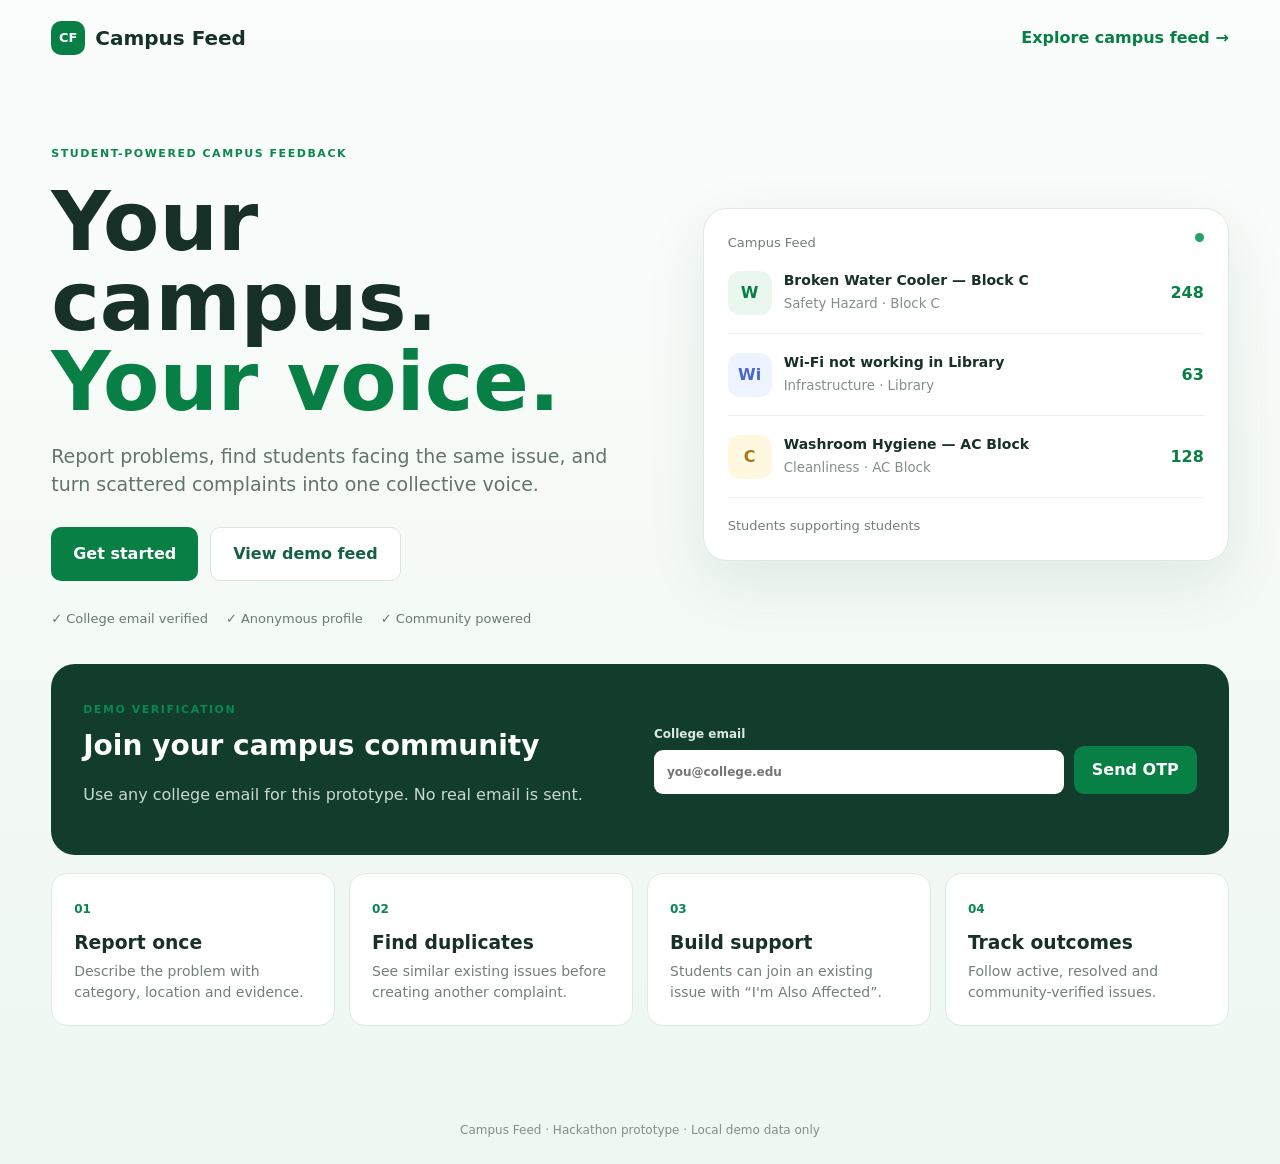
<file: index.html>
<!DOCTYPE html>
<html lang="en">
<head>
  <meta charset="UTF-8">
  <meta name="viewport" content="width=device-width,initial-scale=1.0">
  <title>Campus Feed — Your Campus. Your Voice.</title>
  <link rel="stylesheet" href="css/global.css">
</head>

<body class="landing">

<header class="site-header container">
  <a class="brand" href="index.html">
    <span class="brand-mark">CF</span>
    <span>Campus Feed</span>
  </a>

  <a class="text-link" href="person1/home.html">
    Explore campus feed →
  </a>
</header>

<main class="landing-main container">

  <section class="hero">
    <div class="hero-copy">
      <span class="eyebrow">STUDENT-POWERED CAMPUS FEEDBACK</span>

      <h1>
        Your campus.<br>
        <span>Your voice.</span>
      </h1>

      <p>
        Report problems, find students facing the same issue,
        and turn scattered complaints into one collective voice.
      </p>

      <div class="hero-actions">
        <a class="btn btn-primary btn-lg" href="#verify">
          Get started
        </a>

        <a class="btn btn-ghost btn-lg" href="person1/home.html">
          View demo feed
        </a>
      </div>

      <div class="trust-row">
        <span>✓ College email verified</span>
        <span>✓ Anonymous profile</span>
        <span>✓ Community powered</span>
      </div>
    </div>

    <div class="hero-card">
      <div class="mini-top">
        <span>Campus Feed</span>
        <span class="status-dot"></span>
      </div>

      <div class="mini-issue">
        <span class="issue-icon water">W</span>
        <div>
          <b>Broken Water Cooler — Block C</b>
          <small>Safety Hazard · Block C</small>
        </div>
        <strong>248</strong>
      </div>

      <div class="mini-issue">
        <span class="issue-icon wifi">Wi</span>
        <div>
          <b>Wi-Fi not working in Library</b>
          <small>Infrastructure · Library</small>
        </div>
        <strong>63</strong>
      </div>

      <div class="mini-issue">
        <span class="issue-icon clean">C</span>
        <div>
          <b>Washroom Hygiene — AC Block</b>
          <small>Cleanliness · AC Block</small>
        </div>
        <strong>128</strong>
      </div>

      <div class="mini-foot">
        Students supporting students
      </div>
    </div>
  </section>

  <section id="verify" class="verify-panel">

    <div>
      <span class="eyebrow">DEMO VERIFICATION</span>

      <h2>Join your campus community</h2>

      <p>
        Use any college email for this prototype.
        No real email is sent.
      </p>
    </div>

    <form id="verifyForm" class="verify-form">
      <label>
        College email

        <input
          id="collegeEmail"
          type="email"
          placeholder="you@college.edu"
          required
        >
      </label>

      <button class="btn btn-primary" type="submit">
        Send OTP
      </button>
    </form>

    <div id="otpArea" class="otp-area hidden">
      <label>
        Enter demo OTP

        <input
          id="otp"
          inputmode="numeric"
          maxlength="6"
          placeholder="123456"
        >
      </label>

      <button id="verifyBtn" class="btn btn-primary">
        Verify & continue
      </button>

      <small>
        Demo OTP: <b>123456</b>
      </small>
    </div>

  </section>

  <section class="feature-grid">

    <article>
      <span>01</span>
      <h3>Report once</h3>
      <p>
        Describe the problem with category,
        location and evidence.
      </p>
    </article>

    <article>
      <span>02</span>
      <h3>Find duplicates</h3>
      <p>
        See similar existing issues before
        creating another complaint.
      </p>
    </article>

    <article>
      <span>03</span>
      <h3>Build support</h3>
      <p>
        Students can join an existing issue
        with “I'm Also Affected”.
      </p>
    </article>

    <article>
      <span>04</span>
      <h3>Track outcomes</h3>
      <p>
        Follow active, resolved and
        community-verified issues.
      </p>
    </article>

  </section>

</main>

<footer class="site-footer">
  Campus Feed · Hackathon prototype · Local demo data only
</footer>

<script src="js/storage.js"></script>

<script>
const form = document.getElementById("verifyForm");
const otpArea = document.getElementById("otpArea");

form.addEventListener("submit", function(e) {
  e.preventDefault();

  const email =
    document.getElementById("collegeEmail").value.trim();

  localStorage.setItem("cf_pending_email", email);

  otpArea.classList.remove("hidden");
});

document.getElementById("verifyBtn").onclick = function() {

  const otp = document.getElementById("otp").value;

  if (otp !== "123456") {
    alert("Use the demo OTP 123456.");
    return;
  }

  const email =
    localStorage.getItem("cf_pending_email");

  CF.setUser({
    email,
    username: "CampusExplorer",
    verified: true
  });

  location.href = "person1/home.html";
};
</script>

</body>
</html>
</file>
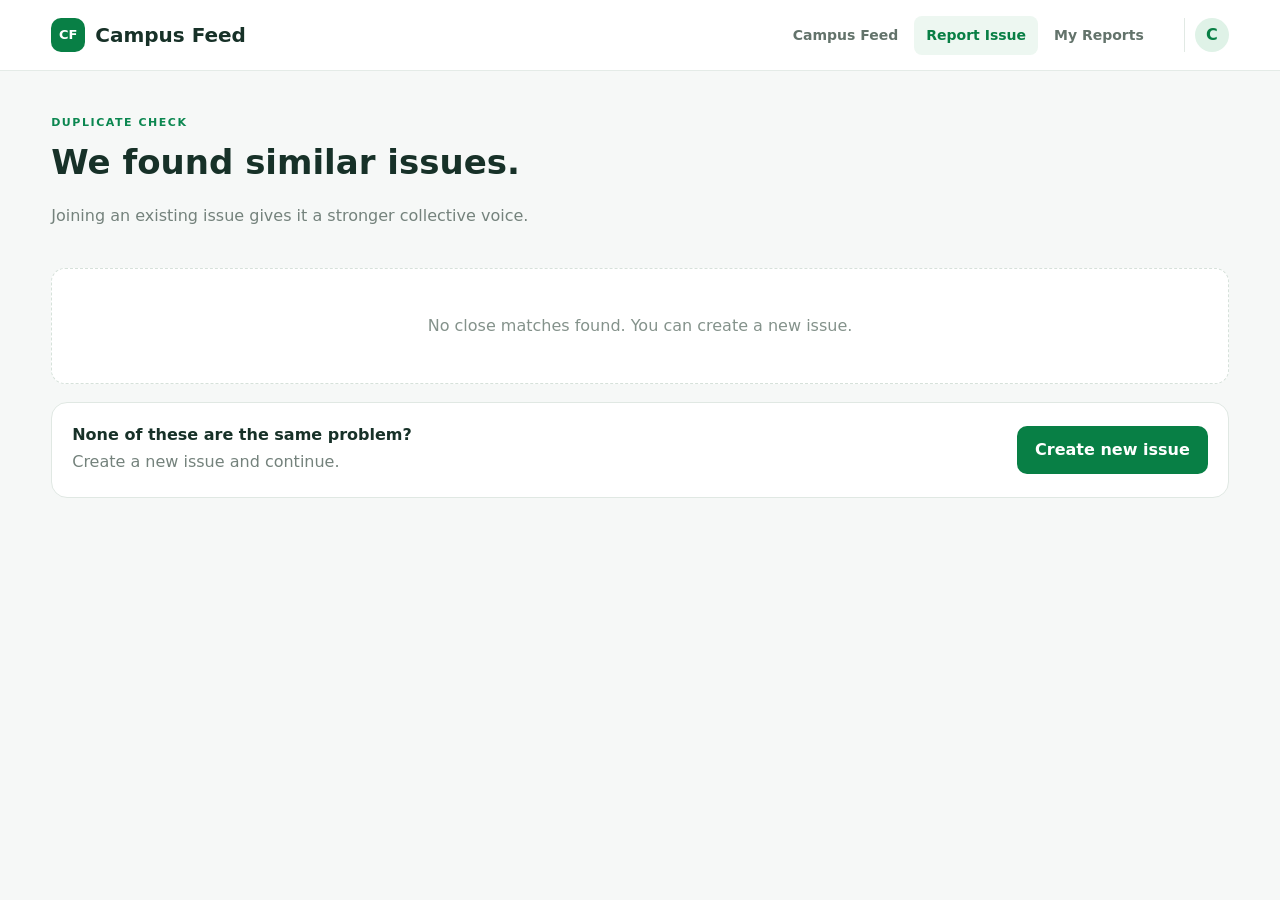
<file: person 2/duplicate.html>
<!DOCTYPE html>
<html lang="en">

<head>
  <meta charset="UTF-8">
  <meta name="viewport" content="width=device-width,initial-scale=1">
  <title>Similar Issues · Campus Feed</title>
  <link rel="stylesheet" href="../css/global.css">
</head>

<body>

<header class="topbar">

  <div class="container topbar-inner">

    <a class="brand" href="../person1/home.html">
      <span class="brand-mark">CF</span>
      <span>Campus Feed</span>
    </a>

    <nav class="nav">
      <a href="../person1/home.html">Campus Feed</a>
      <a class="active" href="report.html">Report Issue</a>
      <a href="../person3/reports.html">My Reports</a>
    </nav>

    <a class="profile-chip" href="../person3/profile.html">
      <span class="avatar">C</span>
    </a>

  </div>

</header>

<main class="page container">

  <div class="page-head">

    <div>
      <span class="eyebrow">
        DUPLICATE CHECK
      </span>

      <h1>We found similar issues.</h1>

      <p class="muted">
        Joining an existing issue gives it
        a stronger collective voice.
      </p>
    </div>

  </div>

  <div
    id="duplicateList"
    class="issue-grid"
  ></div>

  <div
    class="card"
    style="
      margin-top:18px;
      display:flex;
      justify-content:space-between;
      align-items:center;
      gap:15px
    "
  >

    <div>
      <b>None of these are the same problem?</b>

      <p class="muted" style="margin:3px 0">
        Create a new issue and continue.
      </p>
    </div>

    <button
      id="newIssue"
      class="btn btn-primary"
    >
      Create new issue
    </button>

  </div>

</main>

<script src="../js/storage.js"></script>
<script src="report.js"></script>

</body>
</html>
</file>
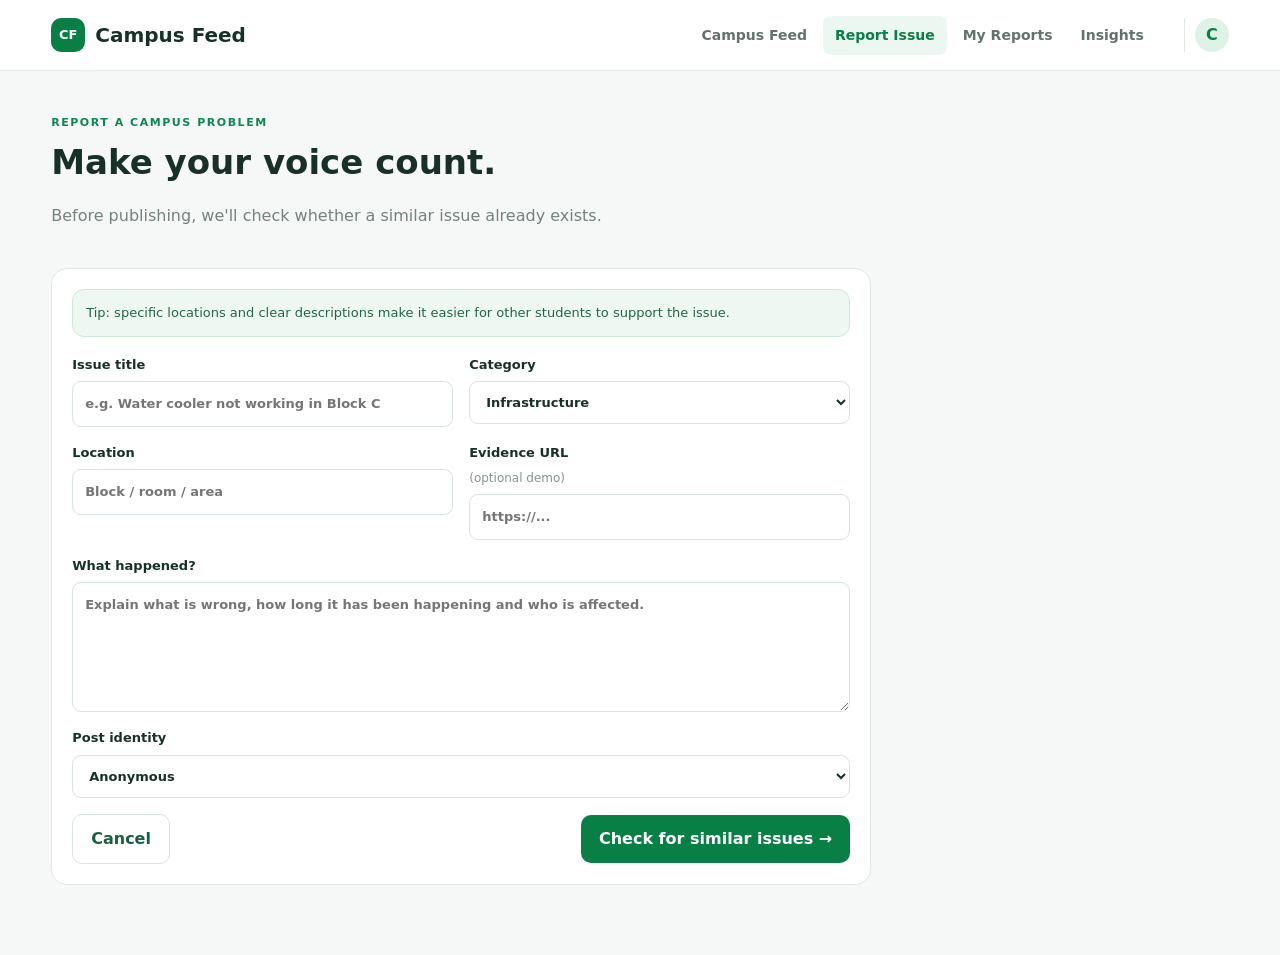
<file: person 2/report.html>
<!DOCTYPE html>
<html lang="en">

<head>
  <meta charset="UTF-8">
  <meta name="viewport" content="width=device-width,initial-scale=1">
  <title>Report an Issue · Campus Feed</title>
  <link rel="stylesheet" href="../css/global.css">
</head>

<body>

<header class="topbar">

  <div class="container topbar-inner">

    <a class="brand" href="../person1/home.html">
      <span class="brand-mark">CF</span>
      <span>Campus Feed</span>
    </a>

    <nav class="nav">
      <a href="../person1/home.html">Campus Feed</a>
      <a class="active" href="report.html">Report Issue</a>
      <a href="../person3/reports.html">My Reports</a>
      <a href="../person3/monthly-report.html">Insights</a>
    </nav>

    <a class="profile-chip" href="../person3/profile.html">
      <span class="avatar">C</span>
    </a>

  </div>

</header>

<main class="page container">

  <div class="page-head">

    <div>
      <span class="eyebrow">
        REPORT A CAMPUS PROBLEM
      </span>

      <h1>Make your voice count.</h1>

      <p class="muted">
        Before publishing, we'll check whether
        a similar issue already exists.
      </p>
    </div>

  </div>

  <form id="reportForm" class="card form-card">

    <div class="notice">
      Tip: specific locations and clear descriptions
      make it easier for other students to support the issue.
    </div>

    <div class="form-grid" style="margin-top:18px">

      <label class="field">
        Issue title

        <input
          id="title"
          required
          placeholder="e.g. Water cooler not working in Block C"
        >
      </label>

      <label class="field">
        Category

        <select id="category" required>
          <option>Infrastructure</option>
          <option>Safety Hazard</option>
          <option>Cleanliness</option>
          <option>Hostel</option>
          <option>Water</option>
          <option>Electricity</option>
          <option>Mess</option>
        </select>
      </label>

      <label class="field">
        Location

        <input
          id="location"
          required
          placeholder="Block / room / area"
        >
      </label>

      <label class="field">
        Evidence URL
        <span class="helper">(optional demo)</span>

        <input
          id="evidence"
          placeholder="https://..."
        >
      </label>

      <label class="field full">
        What happened?

        <textarea
          id="description"
          required
          placeholder="Explain what is wrong, how long it has been happening and who is affected."
        ></textarea>
      </label>

      <label class="field full">
        <span>Post identity</span>

        <select id="identity">
          <option>Anonymous</option>
          <option>CampusExplorer</option>
        </select>
      </label>

    </div>

    <div class="card-actions">

      <a
        class="btn btn-ghost"
        href="../person1/home.html"
      >
        Cancel
      </a>

      <button
        class="btn btn-primary"
        type="submit"
      >
        Check for similar issues →
      </button>

    </div>

  </form>

</main>

<script src="../js/storage.js"></script>
<script src="report.js"></script>

</body>
</html>
</file>
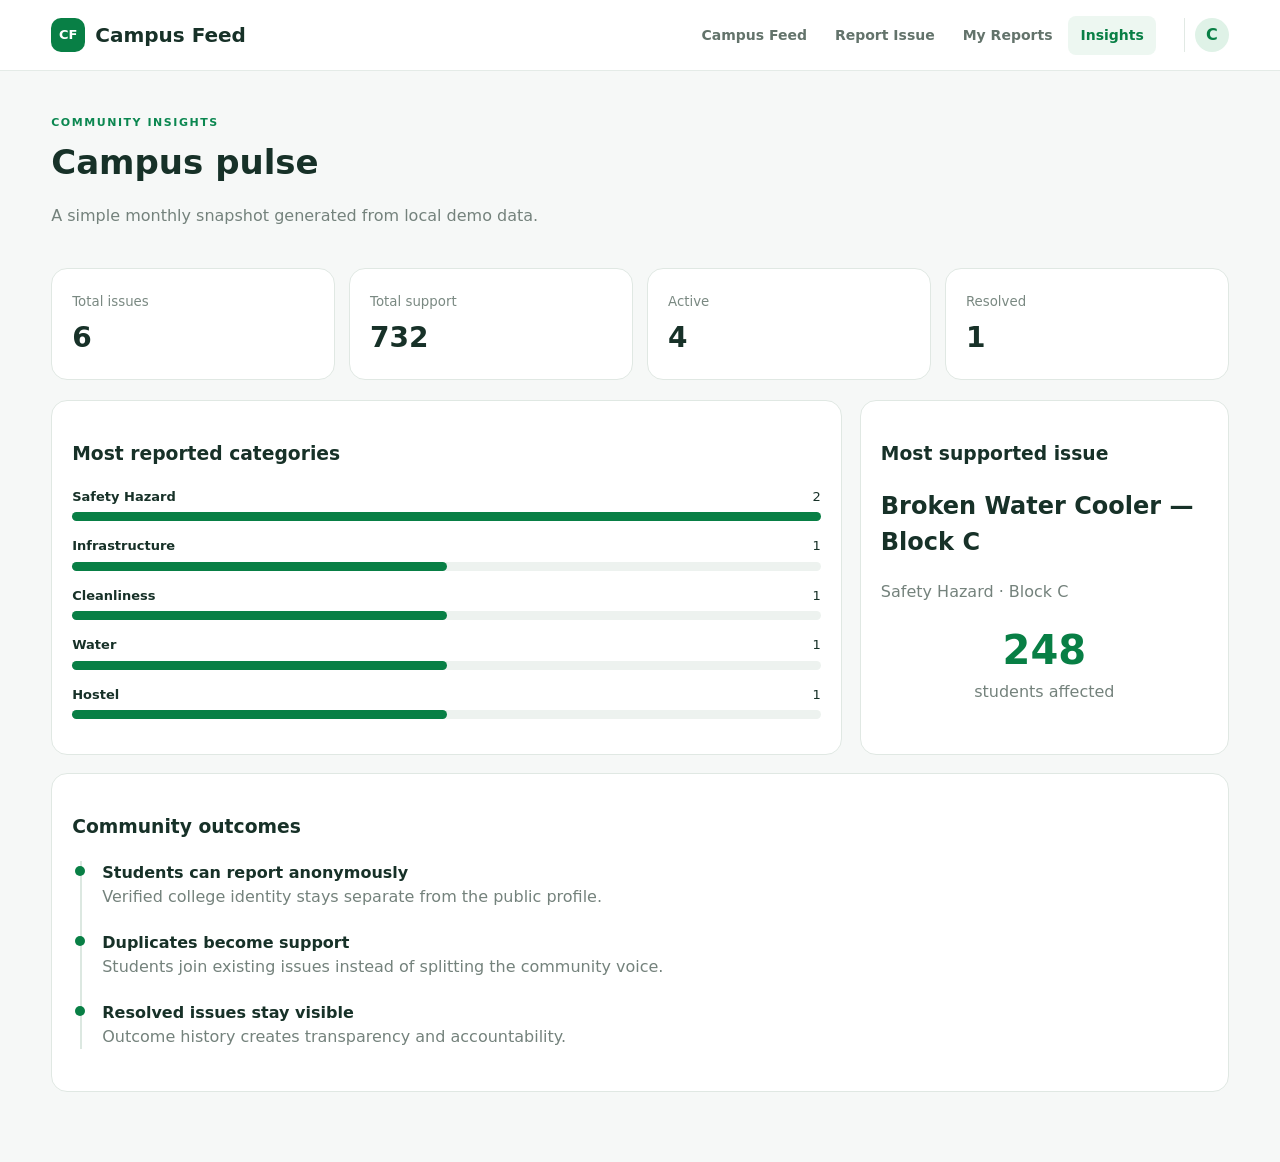
<file: person 3/monthly-report.html>
<!DOCTYPE html>
<html lang="en">

<head>
  <meta charset="UTF-8">
  <meta name="viewport" content="width=device-width,initial-scale=1">
  <title>Monthly Report · Campus Feed</title>
  <link rel="stylesheet" href="../css/global.css">
</head>

<body>

<header class="topbar">

  <div class="container topbar-inner">

    <a class="brand" href="../person1/home.html">
      <span class="brand-mark">CF</span>
      <span>Campus Feed</span>
    </a>

    <nav class="nav">

      <a href="../person1/home.html">
        Campus Feed
      </a>

      <a href="../person2/report.html">
        Report Issue
      </a>

      <a href="reports.html">
        My Reports
      </a>

      <a class="active" href="monthly-report.html">
        Insights
      </a>

    </nav>

    <a
      class="profile-chip"
      href="profile.html"
    >
      <span class="avatar">C</span>
    </a>

  </div>

</header>

<main class="page container">

  <div class="page-head">

    <div>

      <span class="eyebrow">
        COMMUNITY INSIGHTS
      </span>

      <h1>
        Campus pulse
      </h1>

      <p class="muted">
        A simple monthly snapshot generated
        from local demo data.
      </p>

    </div>

  </div>


  <div
    class="stats"
    id="monthlyStats"
  ></div>


  <div class="detail-layout">

    <section class="card">

      <h3>
        Most reported categories
      </h3>

      <div id="categoryBars"></div>

    </section>


    <section class="card">

      <h3>
        Most supported issue
      </h3>

      <div id="topIssue"></div>

    </section>

  </div>


  <div
    class="card"
    style="margin-top:18px"
  >

    <h3>
      Community outcomes
    </h3>

    <div class="timeline">

      <div class="timeline-item">

        <b>
          Students can report anonymously
        </b>

        <div class="muted">
          Verified college identity stays separate
          from the public profile.
        </div>

      </div>


      <div class="timeline-item">

        <b>
          Duplicates become support
        </b>

        <div class="muted">
          Students join existing issues instead of
          splitting the community voice.
        </div>

      </div>


      <div class="timeline-item">

        <b>
          Resolved issues stay visible
        </b>

        <div class="muted">
          Outcome history creates transparency
          and accountability.
        </div>

      </div>

    </div>

  </div>

</main>

<script src="../js/storage.js"></script>
<script src="person3.js"></script>

</body>
</html>
</file>
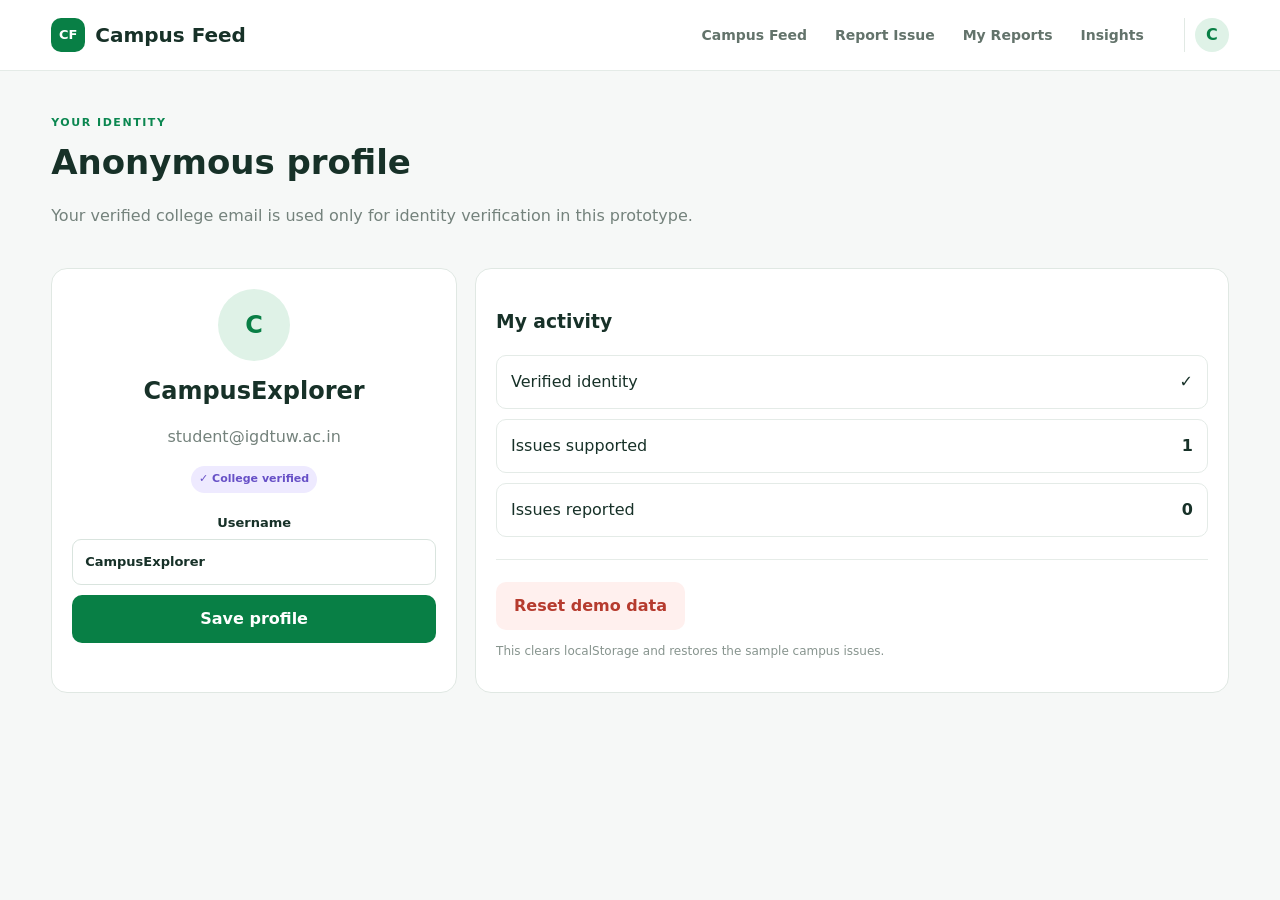
<file: person 3/profile.html>
<!DOCTYPE html>
<html lang="en">

<head>
  <meta charset="UTF-8">
  <meta name="viewport" content="width=device-width,initial-scale=1">
  <title>Profile · Campus Feed</title>
  <link rel="stylesheet" href="../css/global.css">
</head>

<body>

<header class="topbar">

  <div class="container topbar-inner">

    <a class="brand" href="../person1/home.html">
      <span class="brand-mark">CF</span>
      <span>Campus Feed</span>
    </a>

    <nav class="nav">

      <a href="../person1/home.html">
        Campus Feed
      </a>

      <a href="../person2/report.html">
        Report Issue
      </a>

      <a href="reports.html">
        My Reports
      </a>

      <a href="monthly-report.html">
        Insights
      </a>

    </nav>

    <a
      class="profile-chip"
      href="profile.html"
    >
      <span class="avatar">C</span>
    </a>

  </div>

</header>


<main class="page container">

  <div class="page-head">

    <div>

      <span class="eyebrow">
        YOUR IDENTITY
      </span>

      <h1>
        Anonymous profile
      </h1>

      <p class="muted">
        Your verified college email is used only
        for identity verification in this prototype.
      </p>

    </div>

  </div>


  <div class="profile">

    <section class="card profile-card">

      <div class="avatar">
        C
      </div>

      <h2 id="username"></h2>

      <p
        class="muted"
        id="email"
      ></p>

      <span class="badge badge-verified">
        ✓ College verified
      </span>


      <div style="margin-top:20px">

        <label class="field">

          Username

          <input id="usernameInput">

        </label>

        <button
          id="saveProfile"
          class="btn btn-primary"
          style="width:100%;margin-top:10px"
        >
          Save profile
        </button>

      </div>

    </section>


    <section class="card">

      <h3>
        My activity
      </h3>

      <div
        class="list"
        id="activity"
      ></div>


      <hr
        style="
          border:0;
          border-top:1px solid #e6ece8;
          margin:22px 0
        "
      >


      <button
        id="resetDemo"
        class="btn btn-danger"
      >
        Reset demo data
      </button>

      <p class="helper">
        This clears localStorage and restores
        the sample campus issues.
      </p>

    </section>

  </div>

</main>

<script src="../js/storage.js"></script>
<script src="person3.js"></script>

</body>
</html>
</file>
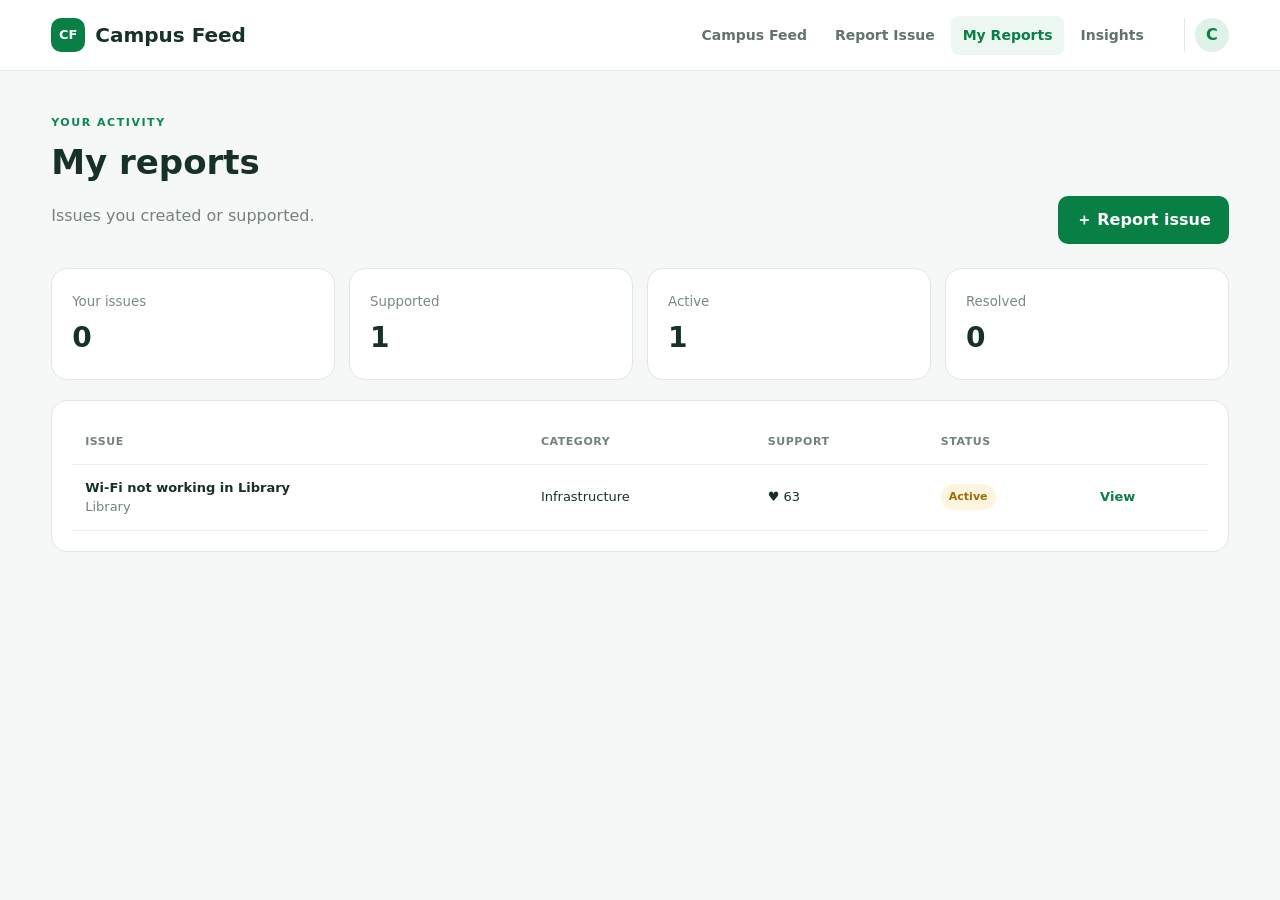
<file: person 3/reports.html>
<!DOCTYPE html>
<html lang="en">

<head>
  <meta charset="UTF-8">
  <meta name="viewport" content="width=device-width,initial-scale=1">
  <title>My Reports · Campus Feed</title>
  <link rel="stylesheet" href="../css/global.css">
</head>

<body>

<header class="topbar">

  <div class="container topbar-inner">

    <a class="brand" href="../person1/home.html">
      <span class="brand-mark">CF</span>
      <span>Campus Feed</span>
    </a>

    <nav class="nav">

      <a href="../person1/home.html">
        Campus Feed
      </a>

      <a href="../person2/report.html">
        Report Issue
      </a>

      <a class="active" href="reports.html">
        My Reports
      </a>

      <a href="monthly-report.html">
        Insights
      </a>

    </nav>

    <a
      class="profile-chip"
      href="profile.html"
    >
      <span class="avatar">C</span>
    </a>

  </div>

</header>

<main class="page container">

  <div class="page-head">

    <div>

      <span class="eyebrow">
        YOUR ACTIVITY
      </span>

      <h1>
        My reports
      </h1>

      <p class="muted">
        Issues you created or supported.
      </p>

    </div>

    <a
      class="btn btn-primary"
      href="../person2/report.html"
    >
      ＋ Report issue
    </a>

  </div>


  <div
    class="stats"
    id="reportStats"
  ></div>


  <div class="card">

    <div class="table-wrap">

      <table class="data-table">

        <thead>

          <tr>
            <th>Issue</th>
            <th>Category</th>
            <th>Support</th>
            <th>Status</th>
            <th></th>
          </tr>

        </thead>

        <tbody id="myRows"></tbody>

      </table>

    </div>

  </div>

</main>

<script src="../js/storage.js"></script>
<script src="person3.js"></script>

</body>
</html>
</file>
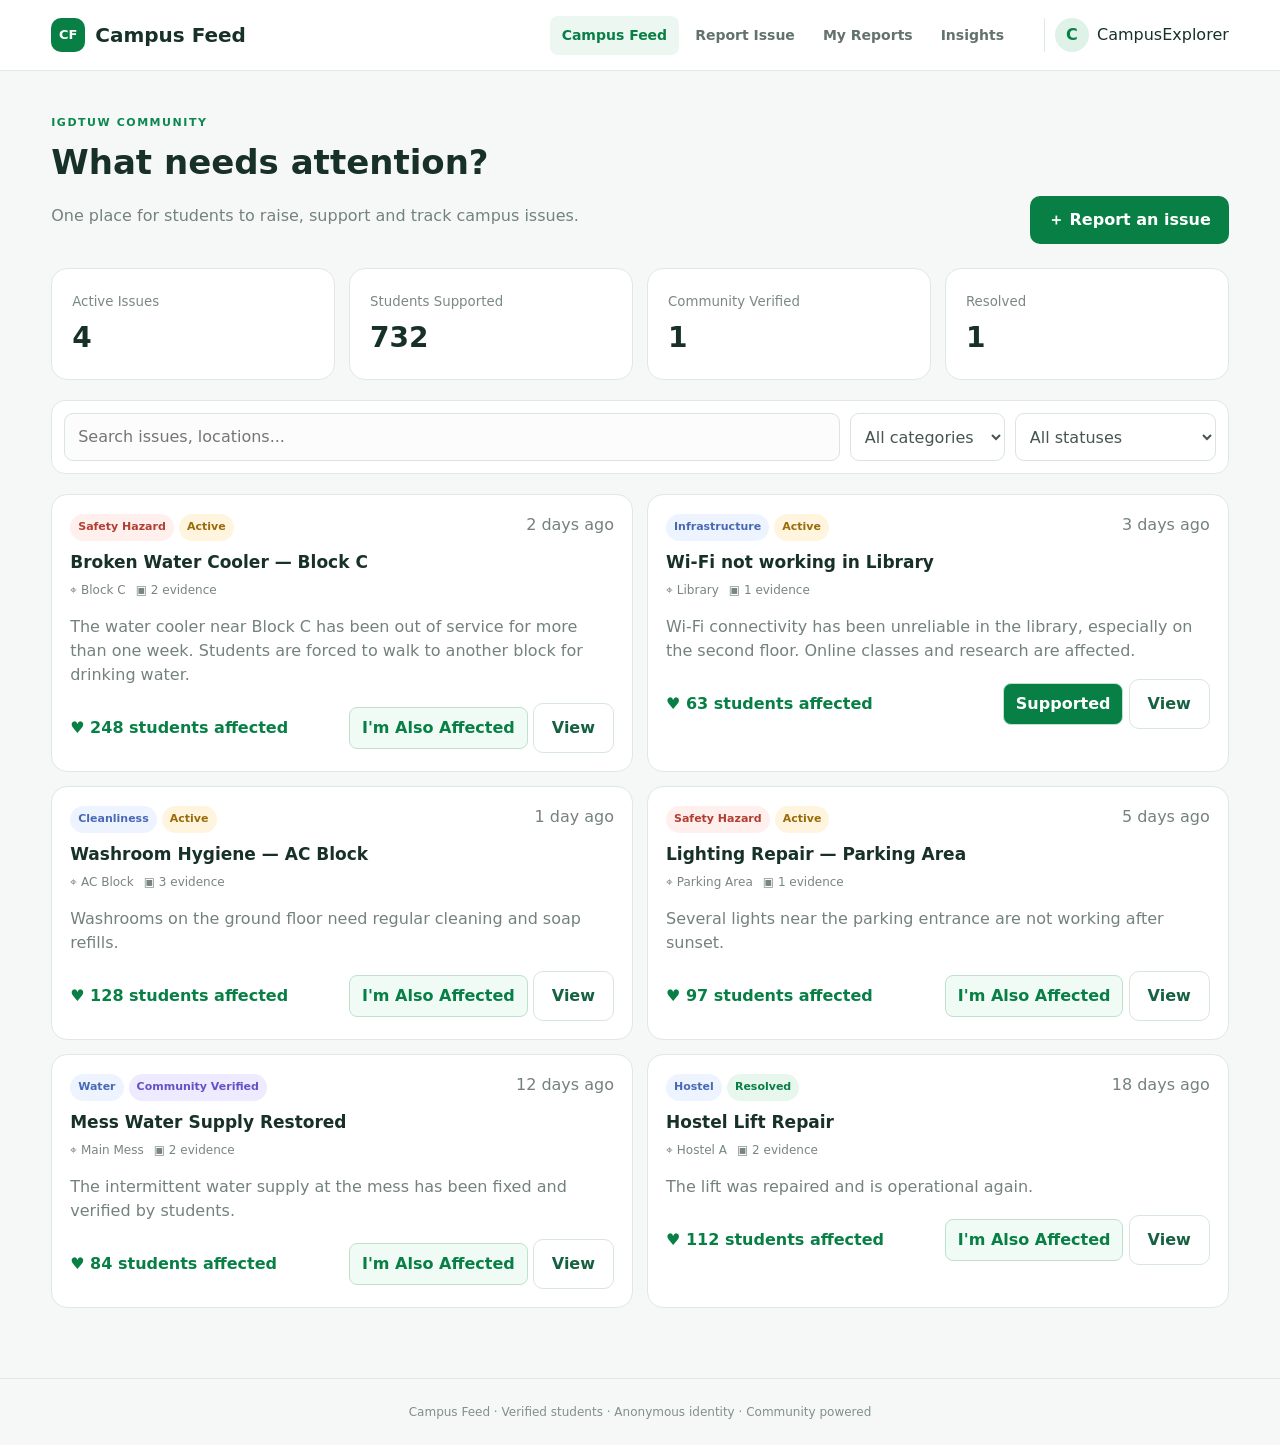
<file: person1/home.html>
<!DOCTYPE html>
<html lang="en">

<head>
  <meta charset="UTF-8">
  <meta name="viewport" content="width=device-width,initial-scale=1">
  <title>Campus Feed</title>
  <link rel="stylesheet" href="../css/global.css">
</head>

<body>

<div class="app-shell">

<header class="topbar">

  <div class="container topbar-inner">

    <a class="brand" href="home.html">
      <span class="brand-mark">CF</span>
      <span>Campus Feed</span>
    </a>

    <nav class="nav">
      <a class="active" href="home.html">Campus Feed</a>
      <a href="../person2/report.html">Report Issue</a>
      <a href="../person3/reports.html">My Reports</a>
      <a href="../person3/monthly-report.html">Insights</a>
    </nav>

    <a class="profile-chip" href="../person3/profile.html">
      <span class="avatar">C</span>
      <span id="navName">CampusExplorer</span>
    </a>

  </div>

</header>

<main class="page container">

  <div class="page-head">

    <div>
      <span class="eyebrow">IGDTUW COMMUNITY</span>

      <h1>What needs attention?</h1>

      <p class="muted">
        One place for students to raise, support
        and track campus issues.
      </p>
    </div>

    <a
      class="btn btn-primary"
      href="../person2/report.html"
    >
      ＋ Report an issue
    </a>

  </div>

  <div class="stats" id="stats"></div>

  <div class="toolbar">

    <input
      id="search"
      class="search"
      placeholder="Search issues, locations..."
    >

    <select id="category" class="select">
      <option value="">All categories</option>
      <option>Infrastructure</option>
      <option>Safety Hazard</option>
      <option>Cleanliness</option>
      <option>Hostel</option>
      <option>Water</option>
      <option>Electricity</option>
      <option>Mess</option>
    </select>

    <select id="status" class="select">
      <option value="">All statuses</option>
      <option>Active</option>
      <option>Resolved</option>
      <option>Community Verified</option>
    </select>

  </div>

  <div id="feed" class="issue-grid"></div>

</main>

<footer class="footer-inner">
  Campus Feed · Verified students · Anonymous identity · Community powered
</footer>

</div>

<script src="../js/storage.js"></script>
<script src="home.js"></script>

</body>
</html>
</file>
<file: css/global.css>
* {
  box-sizing: border-box;
}

html {
  scroll-behavior: smooth;
}

body {
  margin: 0;
  font-family:
    Inter,
    ui-sans-serif,
    system-ui,
    -apple-system,
    BlinkMacSystemFont,
    "Segoe UI",
    sans-serif;

  background: #f6f8f7;
  color: #173128;
  line-height: 1.5;
}

a {
  text-decoration: none;
  color: inherit;
}

button,
input,
textarea,
select {
  font: inherit;
}

button {
  cursor: pointer;
}

.container {
  width: min(1180px, 92%);
  margin: auto;
}

/* BRAND */

.brand {
  display: flex;
  align-items: center;
  gap: 10px;
  font-weight: 800;
  font-size: 20px;
}

.brand-mark {
  width: 34px;
  height: 34px;
  border-radius: 10px;
  background: #087f45;
  color: #fff;
  display: grid;
  place-items: center;
  font-size: 13px;
}

/* LANDING */

.landing {
  background: linear-gradient(180deg, #fbfdfc, #eef7f1);
}

.site-header {
  height: 76px;
  display: flex;
  align-items: center;
  justify-content: space-between;
}

.text-link {
  font-weight: 700;
  color: #087f45;
}

.landing-main {
  padding: 48px 0 70px;
}

.hero {
  display: grid;
  grid-template-columns: 1.05fr .95fr;
  gap: 70px;
  align-items: center;
  min-height: 520px;
}

.eyebrow {
  font-size: 11px;
  letter-spacing: .14em;
  font-weight: 800;
  color: #0b8750;
}

.hero h1 {
  font-size: clamp(48px, 7vw, 82px);
  line-height: .98;
  margin: 18px 0;
}

.hero h1 span {
  color: #087f45;
}

.hero p {
  font-size: 19px;
  color: #64746d;
  max-width: 610px;
}

.hero-actions {
  display: flex;
  gap: 12px;
  margin: 28px 0;
}

.btn {
  border: 0;
  border-radius: 10px;
  padding: 12px 18px;
  font-weight: 800;
  transition: .18s;
  display: inline-flex;
  align-items: center;
  justify-content: center;
  gap: 8px;
}

.btn:hover {
  transform: translateY(-1px);
}

.btn-primary {
  background: #087f45;
  color: white;
}

.btn-secondary {
  background: #e7f5ed;
  color: #087f45;
}

.btn-danger {
  background: #fff0ee;
  color: #b63b2e;
}

.btn-ghost {
  background: white;
  color: #176143;
  border: 1px solid #d9e5df;
}

.btn-lg {
  padding: 14px 22px;
}

.trust-row {
  display: flex;
  gap: 18px;
  flex-wrap: wrap;
  color: #6b7b74;
  font-size: 13px;
}

/* HERO PREVIEW */

.hero-card {
  background: white;
  border: 1px solid #dfe9e3;
  border-radius: 24px;
  padding: 24px;
  box-shadow: 0 20px 60px #174b3218;
}

.mini-top,
.mini-foot {
  display: flex;
  justify-content: space-between;
  color: #718078;
  font-size: 13px;
}

.status-dot {
  width: 9px;
  height: 9px;
  border-radius: 50%;
  background: #21a366;
}

.mini-issue {
  display: grid;
  grid-template-columns: 44px 1fr auto;
  gap: 12px;
  align-items: center;
  padding: 18px 0;
  border-bottom: 1px solid #edf1ee;
}

.mini-issue b {
  display: block;
  font-size: 14px;
}

.mini-issue small {
  color: #829089;
}

.mini-issue strong {
  color: #087f45;
}

.issue-icon {
  width: 44px;
  height: 44px;
  border-radius: 12px;
  display: grid;
  place-items: center;
  font-weight: 900;
  background: #eaf7ef;
  color: #087f45;
}

.wifi {
  background: #edf3ff;
  color: #4768c7;
}

.clean {
  background: #fff7df;
  color: #aa7614;
}

.mini-foot {
  padding-top: 18px;
}

/* VERIFY */

.verify-panel {
  margin-top: 20px;
  background: #123d2c;
  color: white;
  border-radius: 24px;
  padding: 32px;

  display: grid;
  grid-template-columns: 1fr 1fr;
  gap: 28px;
  align-items: center;
}

.verify-panel h2 {
  margin: 5px 0;
  font-size: 28px;
}

.verify-panel p {
  color: #c7d9d0;
}

.verify-form,
.otp-area {
  display: flex;
  gap: 10px;
  align-items: end;
}

.verify-form label,
.otp-area label {
  flex: 1;
  color: #dbe9e3;
  font-size: 12px;
  font-weight: 700;
}

.verify-form input,
.otp-area input {
  width: 100%;
  margin-top: 7px;
  background: white;
  color: #173128;
  border: 0;
  border-radius: 9px;
  padding: 13px;
}

.otp-area {
  grid-column: 2;
}

.hidden {
  display: none !important;
}

/* FEATURES */

.feature-grid {
  display: grid;
  grid-template-columns: repeat(4, 1fr);
  gap: 14px;
  margin-top: 18px;
}

.feature-grid article {
  background: #fff;
  border: 1px solid #e1e9e4;
  border-radius: 16px;
  padding: 22px;
}

.feature-grid span {
  color: #0a8750;
  font-weight: 900;
  font-size: 12px;
}

.feature-grid h3 {
  margin: 9px 0 4px;
}

.feature-grid p {
  margin: 0;
  color: #718078;
  font-size: 14px;
}

.site-footer {
  text-align: center;
  padding: 25px;
  color: #829089;
  font-size: 12px;
}

/* MAIN WEBSITE */

.app-shell {
  min-height: 100vh;
}

.topbar {
  background: #fff;
  border-bottom: 1px solid #e4ebe7;
  position: sticky;
  top: 0;
  z-index: 10;
}

.topbar-inner {
  height: 70px;
  display: flex;
  align-items: center;
  gap: 28px;
}

.nav {
  display: flex;
  gap: 4px;
  margin-left: auto;
}

.nav a {
  padding: 9px 12px;
  border-radius: 8px;
  color: #63736b;
  font-size: 14px;
  font-weight: 700;
}

.nav a.active,
.nav a:hover {
  background: #edf7f1;
  color: #087f45;
}

.profile-chip {
  display: flex;
  align-items: center;
  gap: 8px;
  padding-left: 10px;
  border-left: 1px solid #e1e9e4;
}

.avatar {
  width: 34px;
  height: 34px;
  border-radius: 50%;
  background: #dff2e7;
  color: #087f45;
  display: grid;
  place-items: center;
  font-weight: 900;
}

/* PAGE */

.page {
  padding: 38px 0 70px;
}

.page-head {
  display: flex;
  justify-content: space-between;
  align-items: end;
  gap: 20px;
  margin-bottom: 24px;
}

.page-head h1 {
  margin: 4px 0;
  font-size: 34px;
}

.muted {
  color: #74827c;
}

/* TOOLBAR */

.toolbar {
  background: #fff;
  border: 1px solid #e0e8e3;
  border-radius: 14px;
  padding: 12px;
  display: flex;
  gap: 10px;
  flex-wrap: wrap;
  margin-bottom: 20px;
}

.search {
  flex: 1;
  min-width: 220px;
  border: 1px solid #dbe5df;
  border-radius: 9px;
  padding: 11px 13px;
  background: #fbfcfb;
}

.select {
  border: 1px solid #dbe5df;
  border-radius: 9px;
  padding: 10px;
  background: #fff;
  color: #46564e;
}

/* STATS */

.stats {
  display: grid;
  grid-template-columns: repeat(4, 1fr);
  gap: 14px;
  margin-bottom: 20px;
}

.stat-card,
.card {
  background: #fff;
  border: 1px solid #e0e8e3;
  border-radius: 16px;
  padding: 20px;
}

.stat-card small {
  color: #7a8982;
}

.stat-card strong {
  display: block;
  font-size: 28px;
  margin-top: 4px;
}

/* ISSUE CARDS */

.issue-grid {
  display: grid;
  grid-template-columns: repeat(2, 1fr);
  gap: 14px;
}

.issue-card {
  background: #fff;
  border: 1px solid #dfe8e2;
  border-radius: 16px;
  padding: 18px;
}

.issue-card:hover {
  box-shadow: 0 8px 25px #173f2b0c;
}

.issue-card-top {
  display: flex;
  justify-content: space-between;
  gap: 10px;
}

.issue-title {
  font-size: 17px;
  margin: 9px 0 6px;
}

.issue-meta {
  font-size: 12px;
  color: #78867f;
  display: flex;
  gap: 10px;
  flex-wrap: wrap;
}

.badge {
  display: inline-flex;
  padding: 5px 8px;
  border-radius: 99px;
  font-size: 11px;
  font-weight: 800;
}

.badge-active {
  background: #fff5df;
  color: #9a6b09;
}

.badge-resolved {
  background: #e7f7ed;
  color: #087f45;
}

.badge-verified {
  background: #eeeaff;
  color: #6750c7;
}

.badge-safety {
  background: #fff0ee;
  color: #b23e31;
}

.badge-info {
  background: #edf4ff;
  color: #4969b5;
}

.card-actions {
  display: flex;
  justify-content: space-between;
  align-items: center;
  margin-top: 16px;
  gap: 10px;
}

.support-count {
  font-weight: 900;
  color: #087f45;
}

.support-btn {
  border: 1px solid #bfe1cd;
  background: #f1fbf5;
  color: #087f45;
  border-radius: 8px;
  padding: 8px 12px;
  font-weight: 800;
}

.support-btn.supported {
  background: #087f45;
  color: #fff;
}

/* FORMS */

.form-card {
  max-width: 820px;
}

.form-grid {
  display: grid;
  grid-template-columns: 1fr 1fr;
  gap: 16px;
}

.field {
  display: flex;
  flex-direction: column;
  gap: 7px;
  font-size: 13px;
  font-weight: 800;
}

.field.full {
  grid-column: 1 / -1;
}

.field input,
.field textarea,
.field select {
  border: 1px solid #d9e4de;
  border-radius: 9px;
  padding: 12px;
  background: #fff;
  color: #173128;
}

.field textarea {
  min-height: 130px;
  resize: vertical;
}

.helper {
  font-size: 12px;
  color: #87948e;
  font-weight: 500;
}

.notice {
  background: #eef8f2;
  border: 1px solid #cde8d7;
  border-radius: 12px;
  padding: 13px;
  color: #236445;
  font-size: 13px;
}

/* DETAIL */

.detail-layout {
  display: grid;
  grid-template-columns: 1.5fr .7fr;
  gap: 18px;
}

.detail-main h1 {
  font-size: 32px;
  margin: 8px 0;
}

.detail-main .description {
  font-size: 16px;
  color: #5e6d66;
}

.evidence {
  display: grid;
  grid-template-columns: repeat(3, 1fr);
  gap: 8px;
  margin-top: 16px;
}

.evidence div {
  height: 130px;
  border-radius: 12px;
  background: linear-gradient(135deg, #e8efe9, #cbd8cf);
  display: grid;
  place-items: center;
  color: #617168;
  font-weight: 800;
}

.comment {
  padding: 15px 0;
  border-bottom: 1px solid #edf1ee;
}

.comment:last-child {
  border-bottom: 0;
}

.comment strong {
  font-size: 13px;
}

.comment p {
  margin: 5px 0;
  color: #617068;
  font-size: 14px;
}

.side-stat {
  text-align: center;
}

.side-stat strong {
  display: block;
  font-size: 40px;
  color: #087f45;
}

/* TIMELINE */

.timeline {
  border-left: 2px solid #dce8e1;
  margin: 20px 0 0 8px;
  padding-left: 20px;
}

.timeline-item {
  position: relative;
  margin-bottom: 22px;
}

.timeline-item:before {
  content: "";
  position: absolute;
  left: -27px;
  top: 5px;
  width: 10px;
  height: 10px;
  border-radius: 50%;
  background: #087f45;
}

/* TABLE */

.table-wrap {
  overflow: auto;
}

.data-table {
  width: 100%;
  border-collapse: collapse;
  background: #fff;
}

.data-table th,
.data-table td {
  text-align: left;
  padding: 13px;
  border-bottom: 1px solid #e8eeea;
  font-size: 13px;
}

.data-table th {
  color: #73817b;
  font-size: 11px;
  text-transform: uppercase;
  letter-spacing: .05em;
}

/* PROFILE */

.profile {
  display: grid;
  grid-template-columns: .7fr 1.3fr;
  gap: 18px;
}

.profile-card {
  text-align: center;
}

.profile-card .avatar {
  margin: 0 auto 12px;
  width: 72px;
  height: 72px;
  font-size: 24px;
}

.profile-card h2 {
  margin: 5px;
}

.list {
  display: grid;
  gap: 10px;
}

.list-row {
  display: flex;
  justify-content: space-between;
  gap: 10px;
  padding: 14px;
  border: 1px solid #e4ebe7;
  border-radius: 10px;
  background: #fff;
}

.empty {
  padding: 45px;
  text-align: center;
  color: #84928b;
  background: #fff;
  border: 1px dashed #d6e1da;
  border-radius: 14px;
}

/* FOOTER */

.footer-inner {
  border-top: 1px solid #e0e8e3;
  padding: 24px 0;
  color: #819088;
  font-size: 12px;
  text-align: center;
}

/* RESPONSIVE */

@media (max-width: 800px) {

  .hero,
  .verify-panel,
  .detail-layout,
  .profile {
    grid-template-columns: 1fr;
  }

  .hero {
    gap: 30px;
  }

  .verify-form,
  .otp-area {
    grid-column: auto;
  }

  .feature-grid,
  .stats {
    grid-template-columns: 1fr 1fr;
  }

  .issue-grid {
    grid-template-columns: 1fr;
  }

  .nav {
    display: none;
  }

  .topbar-inner {
    justify-content: space-between;
  }

  .form-grid {
    grid-template-columns: 1fr;
  }

  .field.full {
    grid-column: auto;
  }

  .page-head {
    align-items: start;
    flex-direction: column;
  }
}

@media (max-width: 520px) {

  .feature-grid,
  .stats {
    grid-template-columns: 1fr;
  }

  .hero-actions {
    flex-direction: column;
  }

  .hero-actions .btn {
    width: 100%;
  }

  .evidence {
    grid-template-columns: 1fr 1fr;
  }
}
</file>
